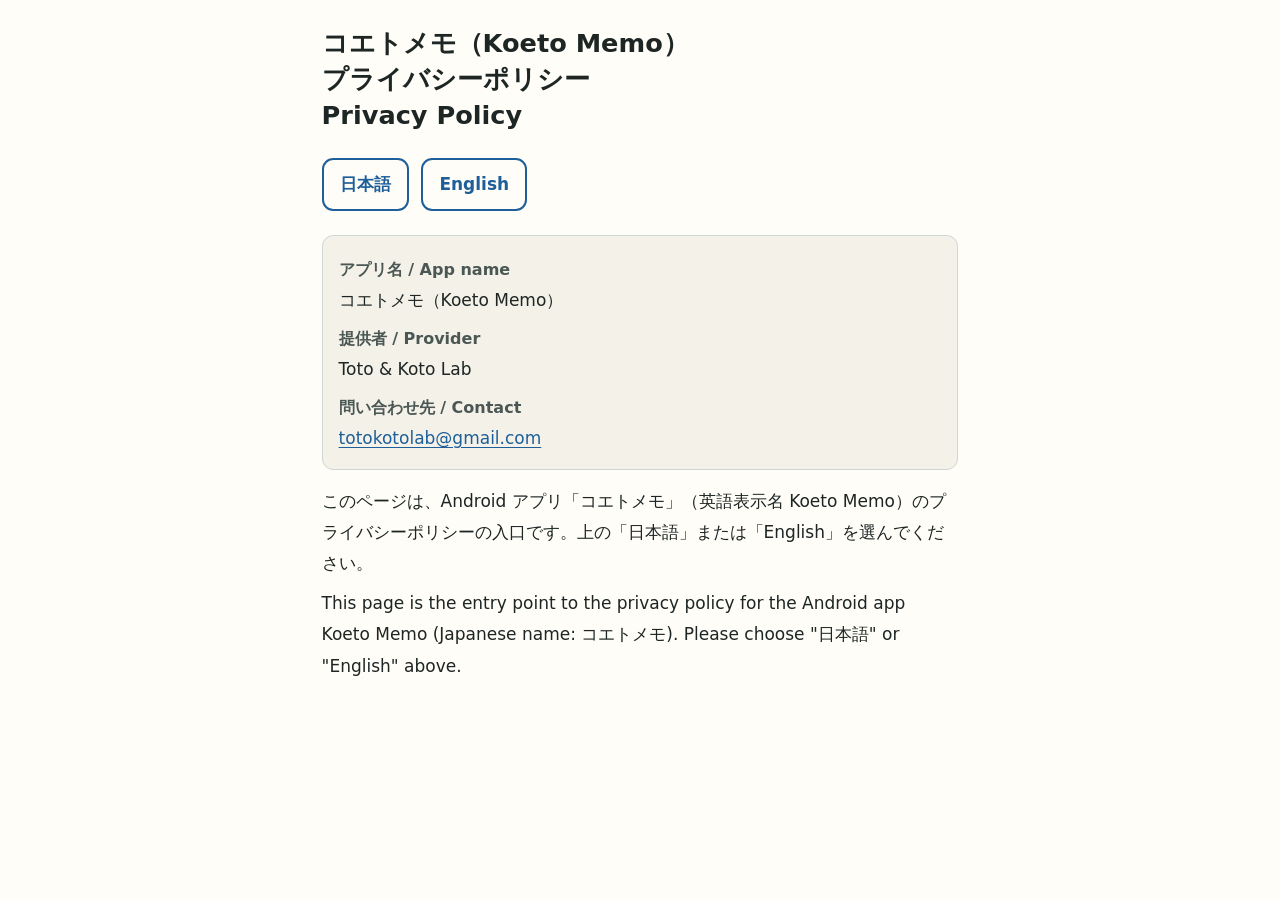
<file: index.html>
<!doctype html>
<html lang="ja">
<head>
<meta charset="utf-8">
<meta name="viewport" content="width=device-width, initial-scale=1">
<title>コエトメモ（Koeto Memo）プライバシーポリシー / Privacy Policy</title>
<meta name="description" content="Android アプリ「コエトメモ」（Koeto Memo）のプライバシーポリシー。Privacy policy for the Android app Koeto Memo (コエトメモ).">
<link rel="stylesheet" href="style.css">
</head>
<body>
<main>
<h1>コエトメモ（Koeto Memo）<br>プライバシーポリシー<br><span lang="en">Privacy Policy</span></h1>

<ul class="lang" aria-label="言語 / Language">
  <li><a href="ja/" lang="ja" hreflang="ja">日本語</a></li>
  <li><a href="en/" lang="en" hreflang="en">English</a></li>
</ul>

<dl class="meta">
  <dt>アプリ名 / App name</dt><dd>コエトメモ（Koeto Memo）</dd>
  <dt>提供者 / Provider</dt><dd>Toto &amp; Koto Lab</dd>
  <dt>問い合わせ先 / Contact</dt><dd><a href="mailto:totokotolab@gmail.com">totokotolab@gmail.com</a></dd>
</dl>

<p lang="ja">このページは、Android アプリ「コエトメモ」（英語表示名 Koeto Memo）のプライバシーポリシーの入口です。上の「日本語」または「English」を選んでください。</p>
<p lang="en">This page is the entry point to the privacy policy for the Android app Koeto Memo (Japanese name: コエトメモ). Please choose "日本語" or "English" above.</p>
</main>
</body>
</html>
</file>
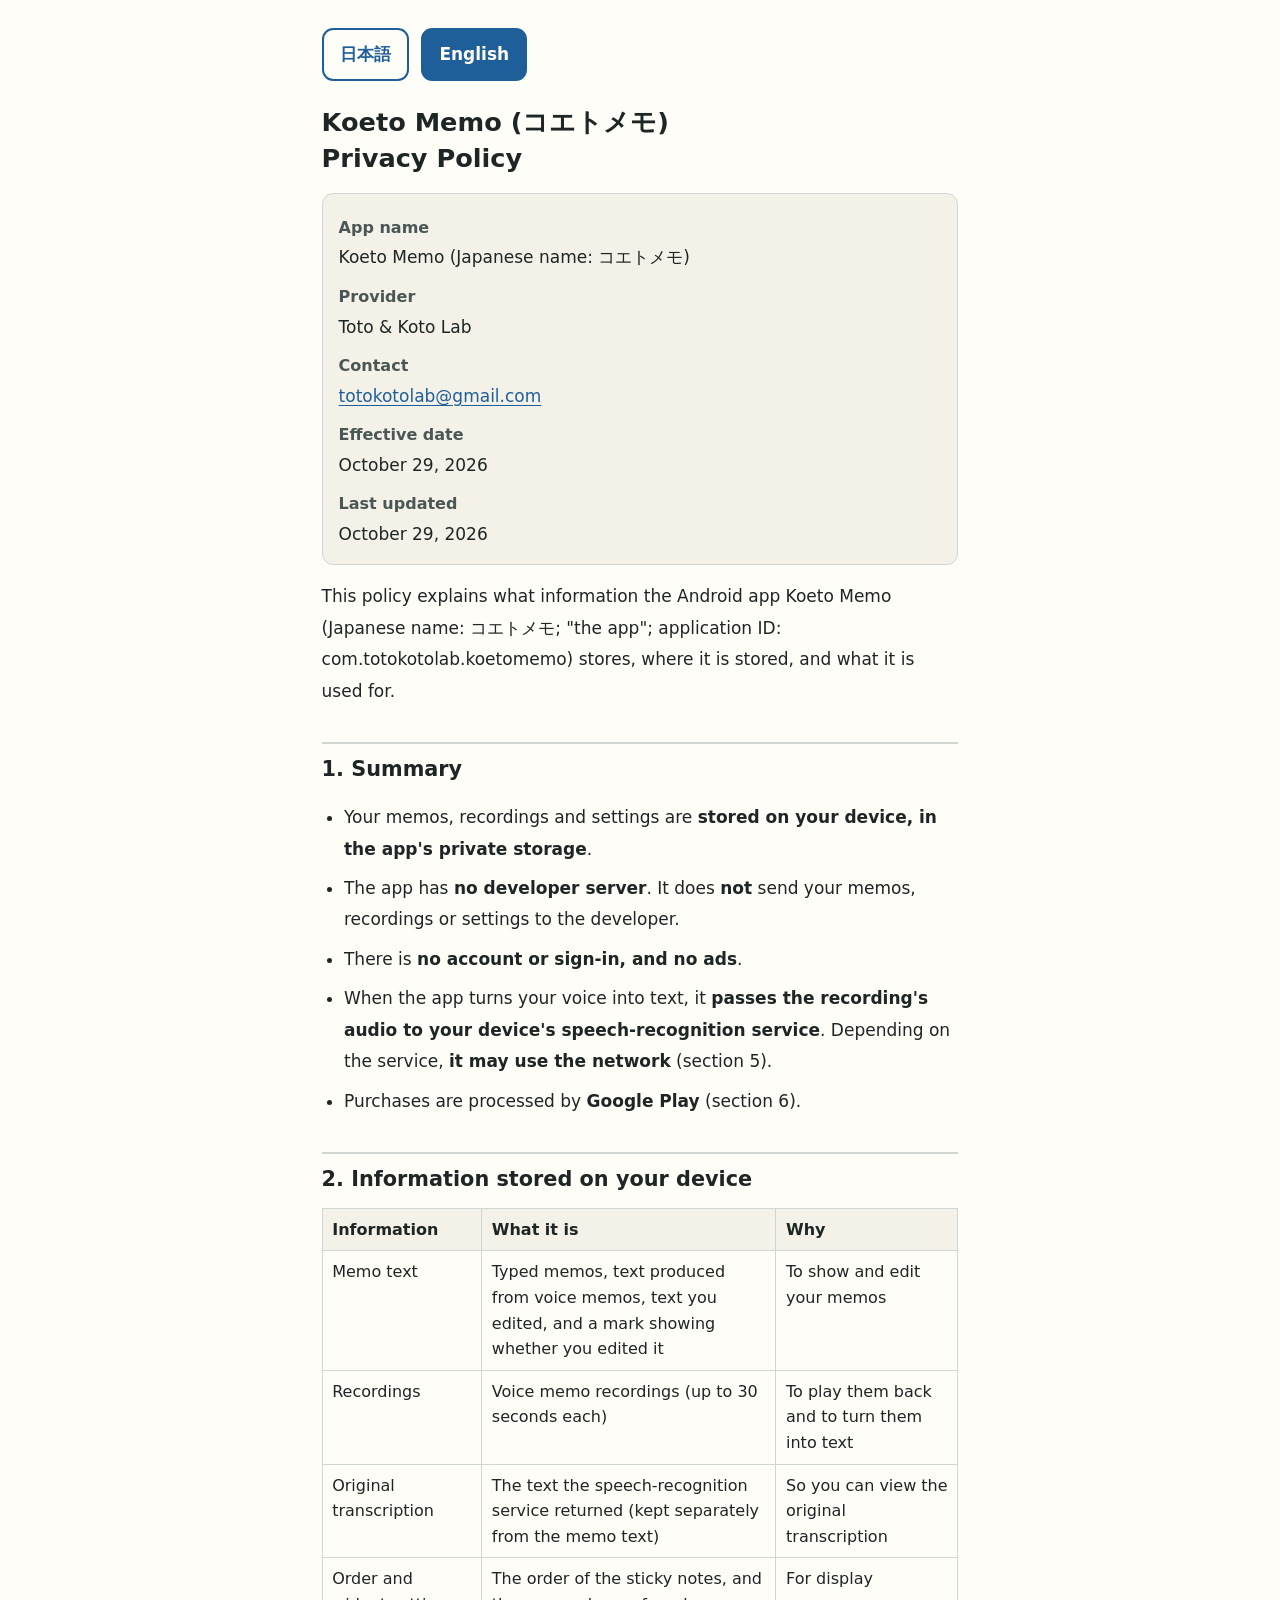
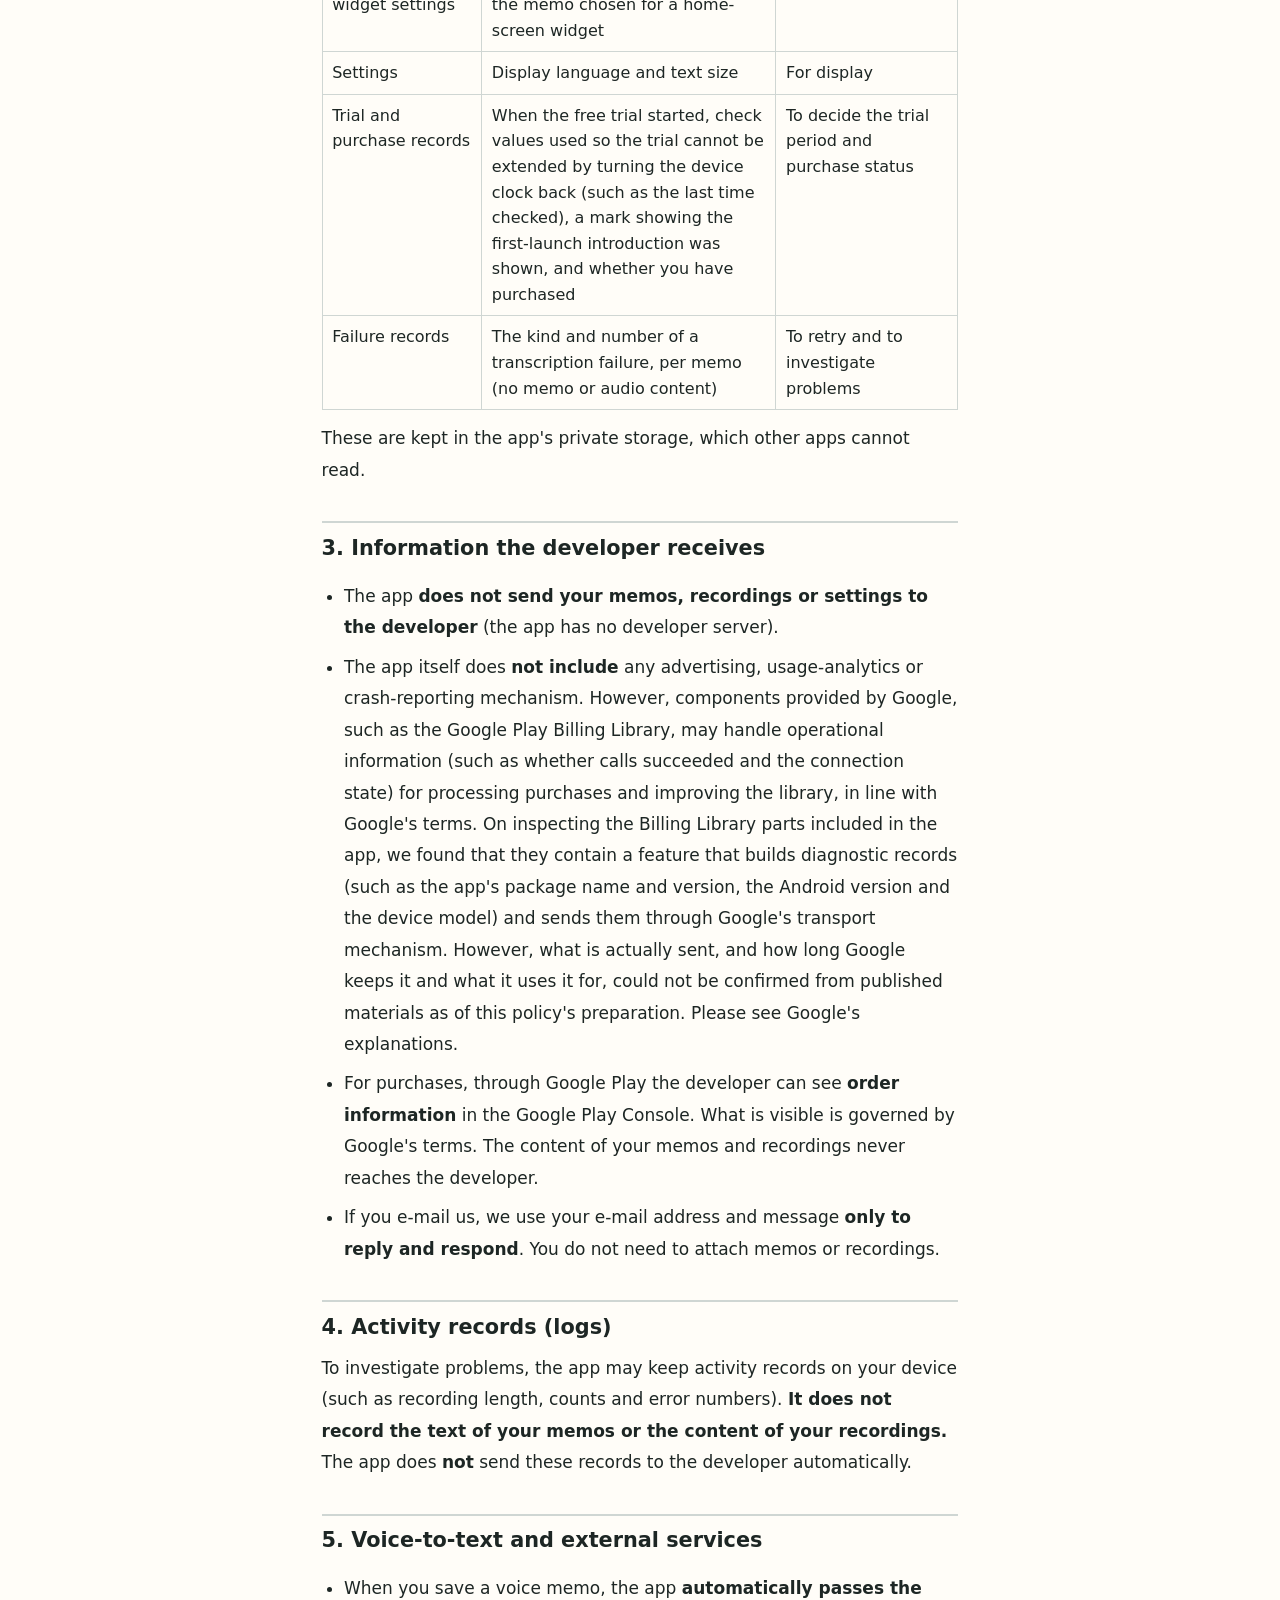
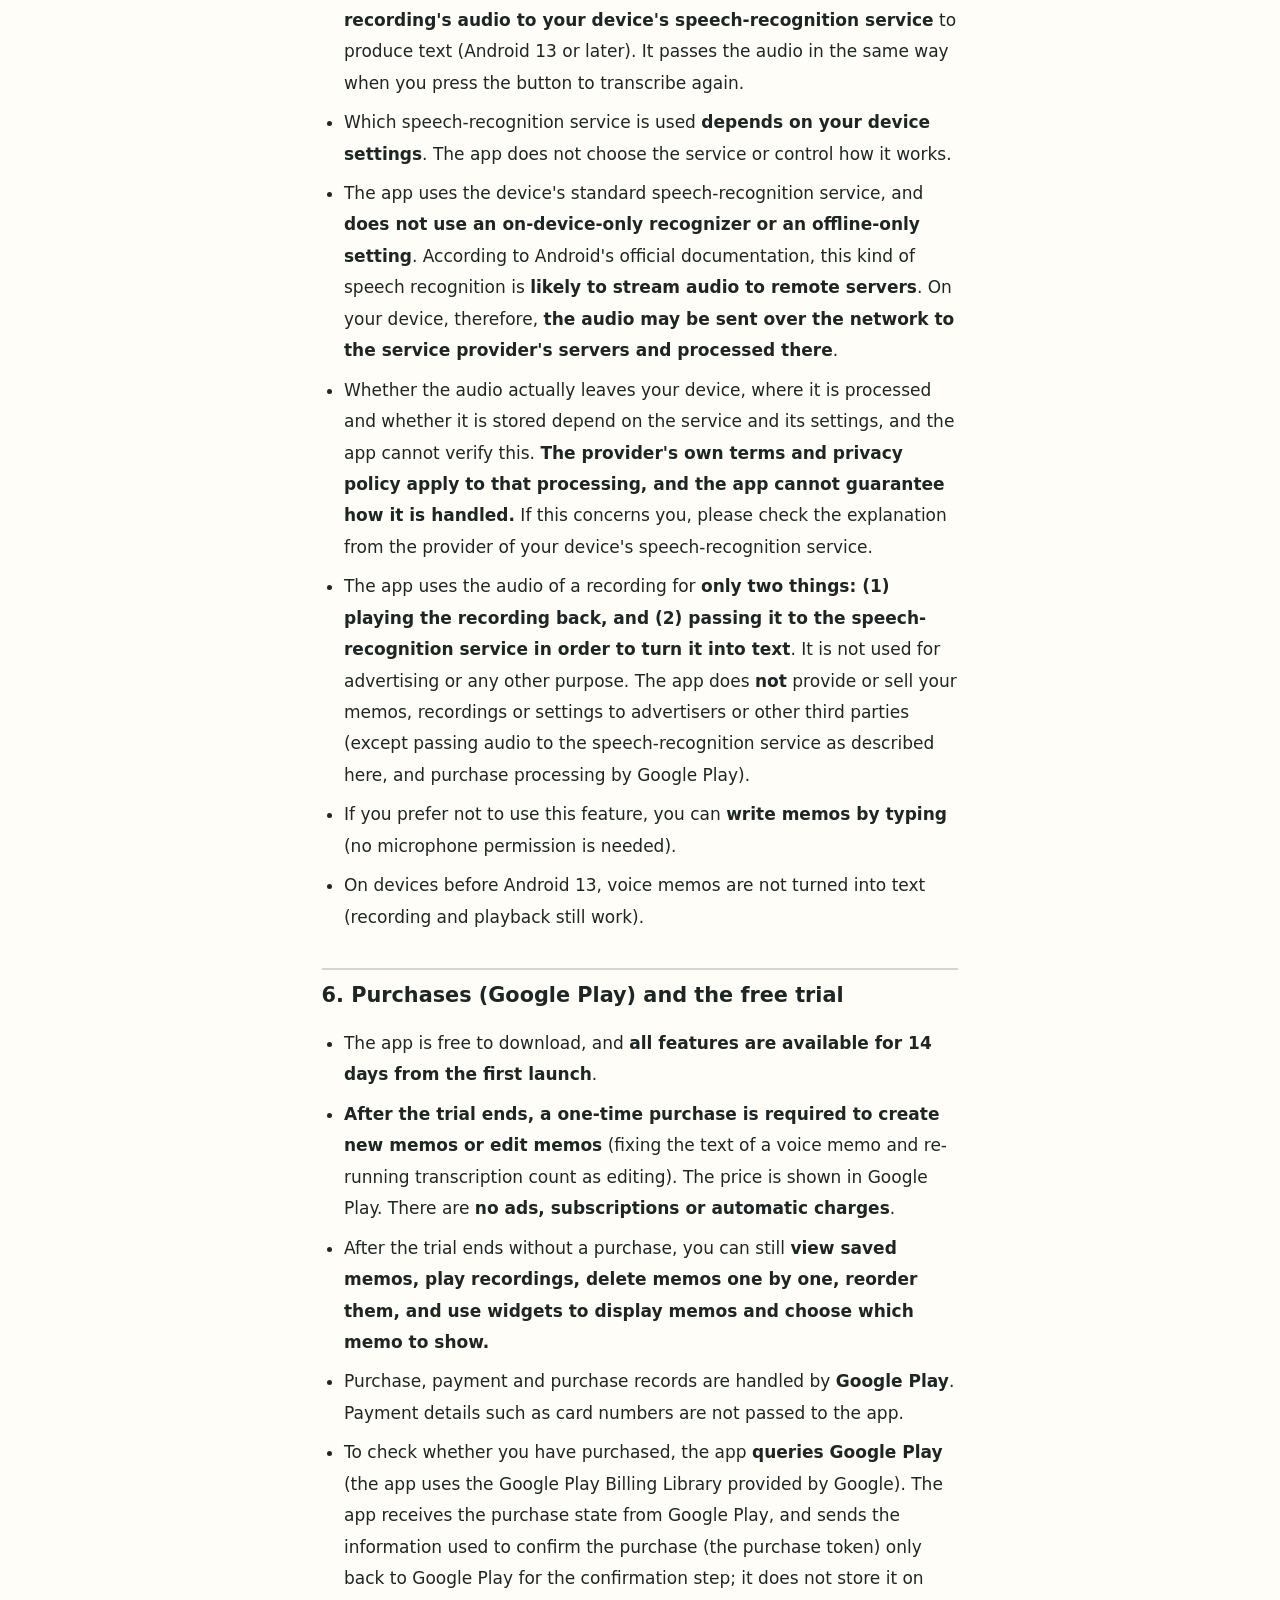
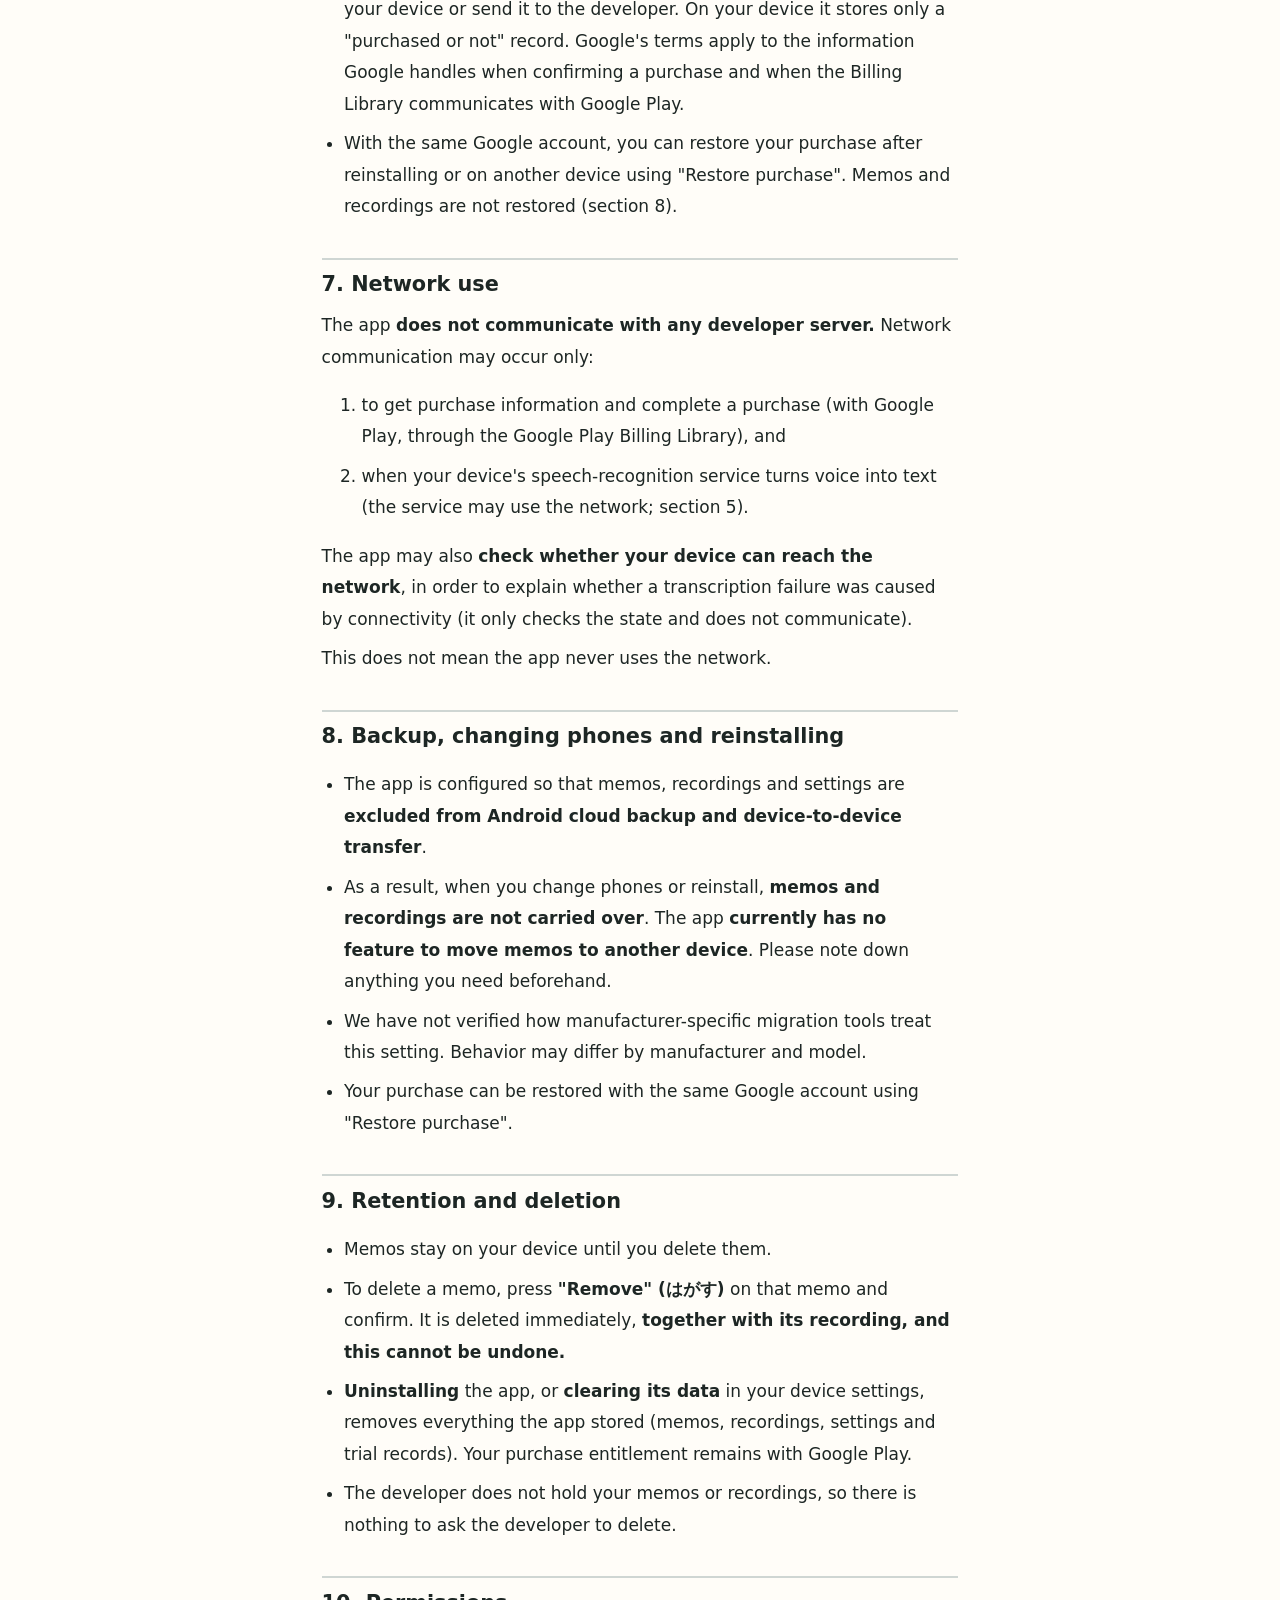
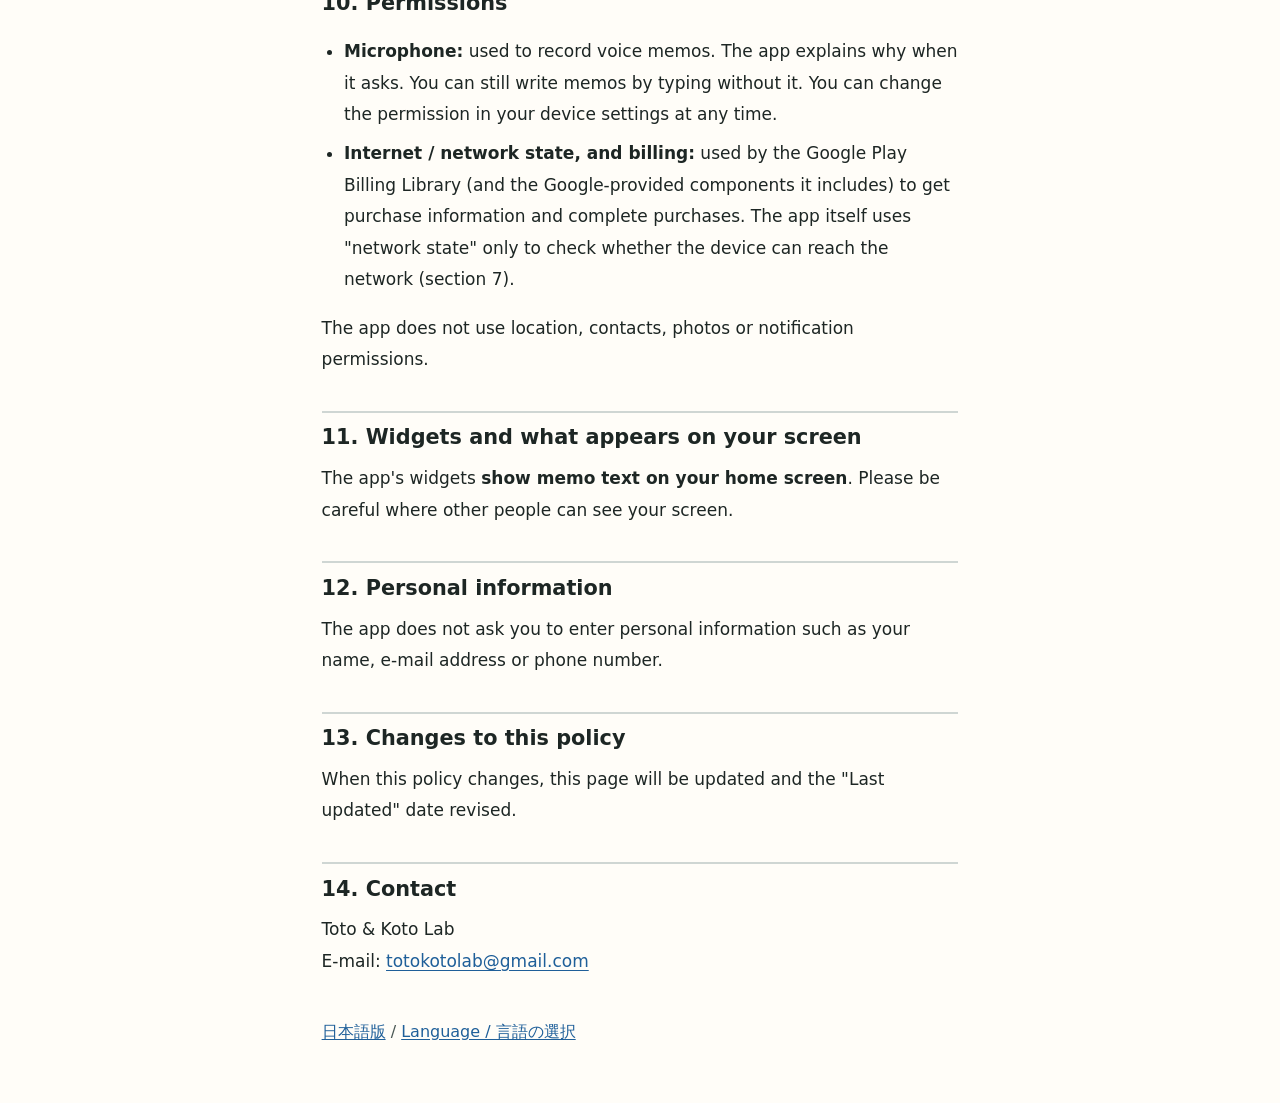
<file: en/index.html>
<!doctype html>
<html lang="en">
<head>
<meta charset="utf-8">
<meta name="viewport" content="width=device-width, initial-scale=1">
<title>Koeto Memo (コエトメモ) Privacy Policy</title>
<meta name="description" content="Privacy policy for the Android app Koeto Memo (Japanese name: コエトメモ).">
<link rel="stylesheet" href="../style.css">
</head>
<body>
<main>
<ul class="lang" aria-label="言語 / Language">
  <li><a href="../ja/" lang="ja" hreflang="ja">日本語</a></li>
  <li><a href="./" lang="en" aria-current="page">English</a></li>
</ul>

<h1>Koeto Memo (コエトメモ)<br>Privacy Policy</h1>

<dl class="meta">
  <dt>App name</dt><dd>Koeto Memo (Japanese name: コエトメモ)</dd>
  <dt>Provider</dt><dd>Toto &amp; Koto Lab</dd>
  <dt>Contact</dt><dd><a href="mailto:totokotolab@gmail.com">totokotolab@gmail.com</a></dd>
  <dt>Effective date</dt><dd><time datetime="2026-10-29" data-policy-effective>October 29, 2026</time></dd>
  <dt>Last updated</dt><dd><time datetime="2026-10-29" data-policy-updated>October 29, 2026</time></dd>
</dl>

<p>This policy explains what information the Android app Koeto Memo (Japanese name: コエトメモ; "the app"; application ID: com.totokotolab.koetomemo) stores, where it is stored, and what it is used for.</p>

<h2>1. Summary</h2>
<ul>
  <li>Your memos, recordings and settings are <strong>stored on your device, in the app's private storage</strong>.</li>
  <li>The app has <strong>no developer server</strong>. It does <strong>not</strong> send your memos, recordings or settings to the developer.</li>
  <li>There is <strong>no account or sign-in, and no ads</strong>.</li>
  <li>When the app turns your voice into text, it <strong>passes the recording's audio to your device's speech-recognition service</strong>. Depending on the service, <strong>it may use the network</strong> (section 5).</li>
  <li>Purchases are processed by <strong>Google Play</strong> (section 6).</li>
</ul>

<h2>2. Information stored on your device</h2>
<div class="table-wrap">
<table>
  <thead><tr><th>Information</th><th>What it is</th><th>Why</th></tr></thead>
  <tbody>
    <tr><td>Memo text</td><td data-label="What it is">Typed memos, text produced from voice memos, text you edited, and a mark showing whether you edited it</td><td data-label="Why">To show and edit your memos</td></tr>
    <tr><td>Recordings</td><td data-label="What it is">Voice memo recordings (up to 30 seconds each)</td><td data-label="Why">To play them back and to turn them into text</td></tr>
    <tr><td>Original transcription</td><td data-label="What it is">The text the speech-recognition service returned (kept separately from the memo text)</td><td data-label="Why">So you can view the original transcription</td></tr>
    <tr><td>Order and widget settings</td><td data-label="What it is">The order of the sticky notes, and the memo chosen for a home-screen widget</td><td data-label="Why">For display</td></tr>
    <tr><td>Settings</td><td data-label="What it is">Display language and text size</td><td data-label="Why">For display</td></tr>
    <tr><td>Trial and purchase records</td><td data-label="What it is">When the free trial started, check values used so the trial cannot be extended by turning the device clock back (such as the last time checked), a mark showing the first-launch introduction was shown, and whether you have purchased</td><td data-label="Why">To decide the trial period and purchase status</td></tr>
    <tr><td>Failure records</td><td data-label="What it is">The kind and number of a transcription failure, per memo (no memo or audio content)</td><td data-label="Why">To retry and to investigate problems</td></tr>
  </tbody>
</table>
</div>
<p>These are kept in the app's private storage, which other apps cannot read.</p>

<h2>3. Information the developer receives</h2>
<ul>
  <li>The app <strong>does not send your memos, recordings or settings to the developer</strong> (the app has no developer server).</li>
  <li>The app itself does <strong>not include</strong> any advertising, usage-analytics or crash-reporting mechanism. However, components provided by Google, such as the Google Play Billing Library, may handle operational information (such as whether calls succeeded and the connection state) for processing purchases and improving the library, in line with Google's terms. On inspecting the Billing Library parts included in the app, we found that they contain a feature that builds diagnostic records (such as the app's package name and version, the Android version and the device model) and sends them through Google's transport mechanism. However, what is actually sent, and how long Google keeps it and what it uses it for, could not be confirmed from published materials as of this policy's preparation. Please see Google's explanations.</li>
  <li>For purchases, through Google Play the developer can see <strong>order information</strong> in the Google Play Console. What is visible is governed by Google's terms. The content of your memos and recordings never reaches the developer.</li>
  <li>If you e-mail us, we use your e-mail address and message <strong>only to reply and respond</strong>. You do not need to attach memos or recordings.</li>
</ul>

<h2>4. Activity records (logs)</h2>
<p>To investigate problems, the app may keep activity records on your device (such as recording length, counts and error numbers). <strong>It does not record the text of your memos or the content of your recordings.</strong> The app does <strong>not</strong> send these records to the developer automatically.</p>

<h2>5. Voice-to-text and external services</h2>
<ul>
  <li>When you save a voice memo, the app <strong>automatically passes the recording's audio to your device's speech-recognition service</strong> to produce text (Android 13 or later). It passes the audio in the same way when you press the button to transcribe again.</li>
  <li>Which speech-recognition service is used <strong>depends on your device settings</strong>. The app does not choose the service or control how it works.</li>
  <li>The app uses the device's standard speech-recognition service, and <strong>does not use an on-device-only recognizer or an offline-only setting</strong>. According to Android's official documentation, this kind of speech recognition is <strong>likely to stream audio to remote servers</strong>. On your device, therefore, <strong>the audio may be sent over the network to the service provider's servers and processed there</strong>.</li>
  <li>Whether the audio actually leaves your device, where it is processed and whether it is stored depend on the service and its settings, and the app cannot verify this. <strong>The provider's own terms and privacy policy apply to that processing, and the app cannot guarantee how it is handled.</strong> If this concerns you, please check the explanation from the provider of your device's speech-recognition service.</li>
  <li>The app uses the audio of a recording for <strong>only two things: (1) playing the recording back, and (2) passing it to the speech-recognition service in order to turn it into text</strong>. It is not used for advertising or any other purpose. The app does <strong>not</strong> provide or sell your memos, recordings or settings to advertisers or other third parties (except passing audio to the speech-recognition service as described here, and purchase processing by Google Play).</li>
  <li>If you prefer not to use this feature, you can <strong>write memos by typing</strong> (no microphone permission is needed).</li>
  <li>On devices before Android 13, voice memos are not turned into text (recording and playback still work).</li>
</ul>

<h2>6. Purchases (Google Play) and the free trial</h2>
<ul>
  <li>The app is free to download, and <strong>all features are available for 14 days from the first launch</strong>.</li>
  <li><strong>After the trial ends, a one-time purchase is required to create new memos or edit memos</strong> (fixing the text of a voice memo and re-running transcription count as editing). The price is shown in Google Play. There are <strong>no ads, subscriptions or automatic charges</strong>.</li>
  <li>After the trial ends without a purchase, you can still <strong>view saved memos, play recordings, delete memos one by one, reorder them, and use widgets to display memos and choose which memo to show.</strong></li>
  <li>Purchase, payment and purchase records are handled by <strong>Google Play</strong>. Payment details such as card numbers are not passed to the app.</li>
  <li>To check whether you have purchased, the app <strong>queries Google Play</strong> (the app uses the Google Play Billing Library provided by Google). The app receives the purchase state from Google Play, and sends the information used to confirm the purchase (the purchase token) only back to Google Play for the confirmation step; it does not store it on your device or send it to the developer. On your device it stores only a "purchased or not" record. Google's terms apply to the information Google handles when confirming a purchase and when the Billing Library communicates with Google Play.</li>
  <li>With the same Google account, you can restore your purchase after reinstalling or on another device using "Restore purchase". Memos and recordings are not restored (section 8).</li>
</ul>

<h2>7. Network use</h2>
<p>The app <strong>does not communicate with any developer server.</strong> Network communication may occur only:</p>
<ol>
  <li>to get purchase information and complete a purchase (with Google Play, through the Google Play Billing Library), and</li>
  <li>when your device's speech-recognition service turns voice into text (the service may use the network; section 5).</li>
</ol>
<p>The app may also <strong>check whether your device can reach the network</strong>, in order to explain whether a transcription failure was caused by connectivity (it only checks the state and does not communicate).</p>
<p>This does not mean the app never uses the network.</p>

<h2>8. Backup, changing phones and reinstalling</h2>
<ul>
  <li>The app is configured so that memos, recordings and settings are <strong>excluded from Android cloud backup and device-to-device transfer</strong>.</li>
  <li>As a result, when you change phones or reinstall, <strong>memos and recordings are not carried over</strong>. The app <strong>currently has no feature to move memos to another device</strong>. Please note down anything you need beforehand.</li>
  <li>We have not verified how manufacturer-specific migration tools treat this setting. Behavior may differ by manufacturer and model.</li>
  <li>Your purchase can be restored with the same Google account using "Restore purchase".</li>
</ul>

<h2>9. Retention and deletion</h2>
<ul>
  <li>Memos stay on your device until you delete them.</li>
  <li>To delete a memo, press <strong>"Remove" (はがす)</strong> on that memo and confirm. It is deleted immediately, <strong>together with its recording, and this cannot be undone.</strong></li>
  <li><strong>Uninstalling</strong> the app, or <strong>clearing its data</strong> in your device settings, removes everything the app stored (memos, recordings, settings and trial records). Your purchase entitlement remains with Google Play.</li>
  <li>The developer does not hold your memos or recordings, so there is nothing to ask the developer to delete.</li>
</ul>

<h2>10. Permissions</h2>
<ul>
  <li><strong>Microphone:</strong> used to record voice memos. The app explains why when it asks. You can still write memos by typing without it. You can change the permission in your device settings at any time.</li>
  <li><strong>Internet / network state, and billing:</strong> used by the Google Play Billing Library (and the Google-provided components it includes) to get purchase information and complete purchases. The app itself uses "network state" only to check whether the device can reach the network (section 7).</li>
</ul>
<p>The app does not use location, contacts, photos or notification permissions.</p>

<h2>11. Widgets and what appears on your screen</h2>
<p>The app's widgets <strong>show memo text on your home screen</strong>. Please be careful where other people can see your screen.</p>

<h2>12. Personal information</h2>
<p>The app does not ask you to enter personal information such as your name, e-mail address or phone number.</p>

<h2>13. Changes to this policy</h2>
<p>When this policy changes, this page will be updated and the "Last updated" date revised.</p>

<h2>14. Contact</h2>
<p>Toto &amp; Koto Lab<br>E-mail: <a href="mailto:totokotolab@gmail.com">totokotolab@gmail.com</a></p>

<footer>
  <p><a href="../ja/" lang="ja" hreflang="ja">日本語版</a> / <a href="../">Language / 言語の選択</a></p>
</footer>
</main>
</body>
</html>
</file>
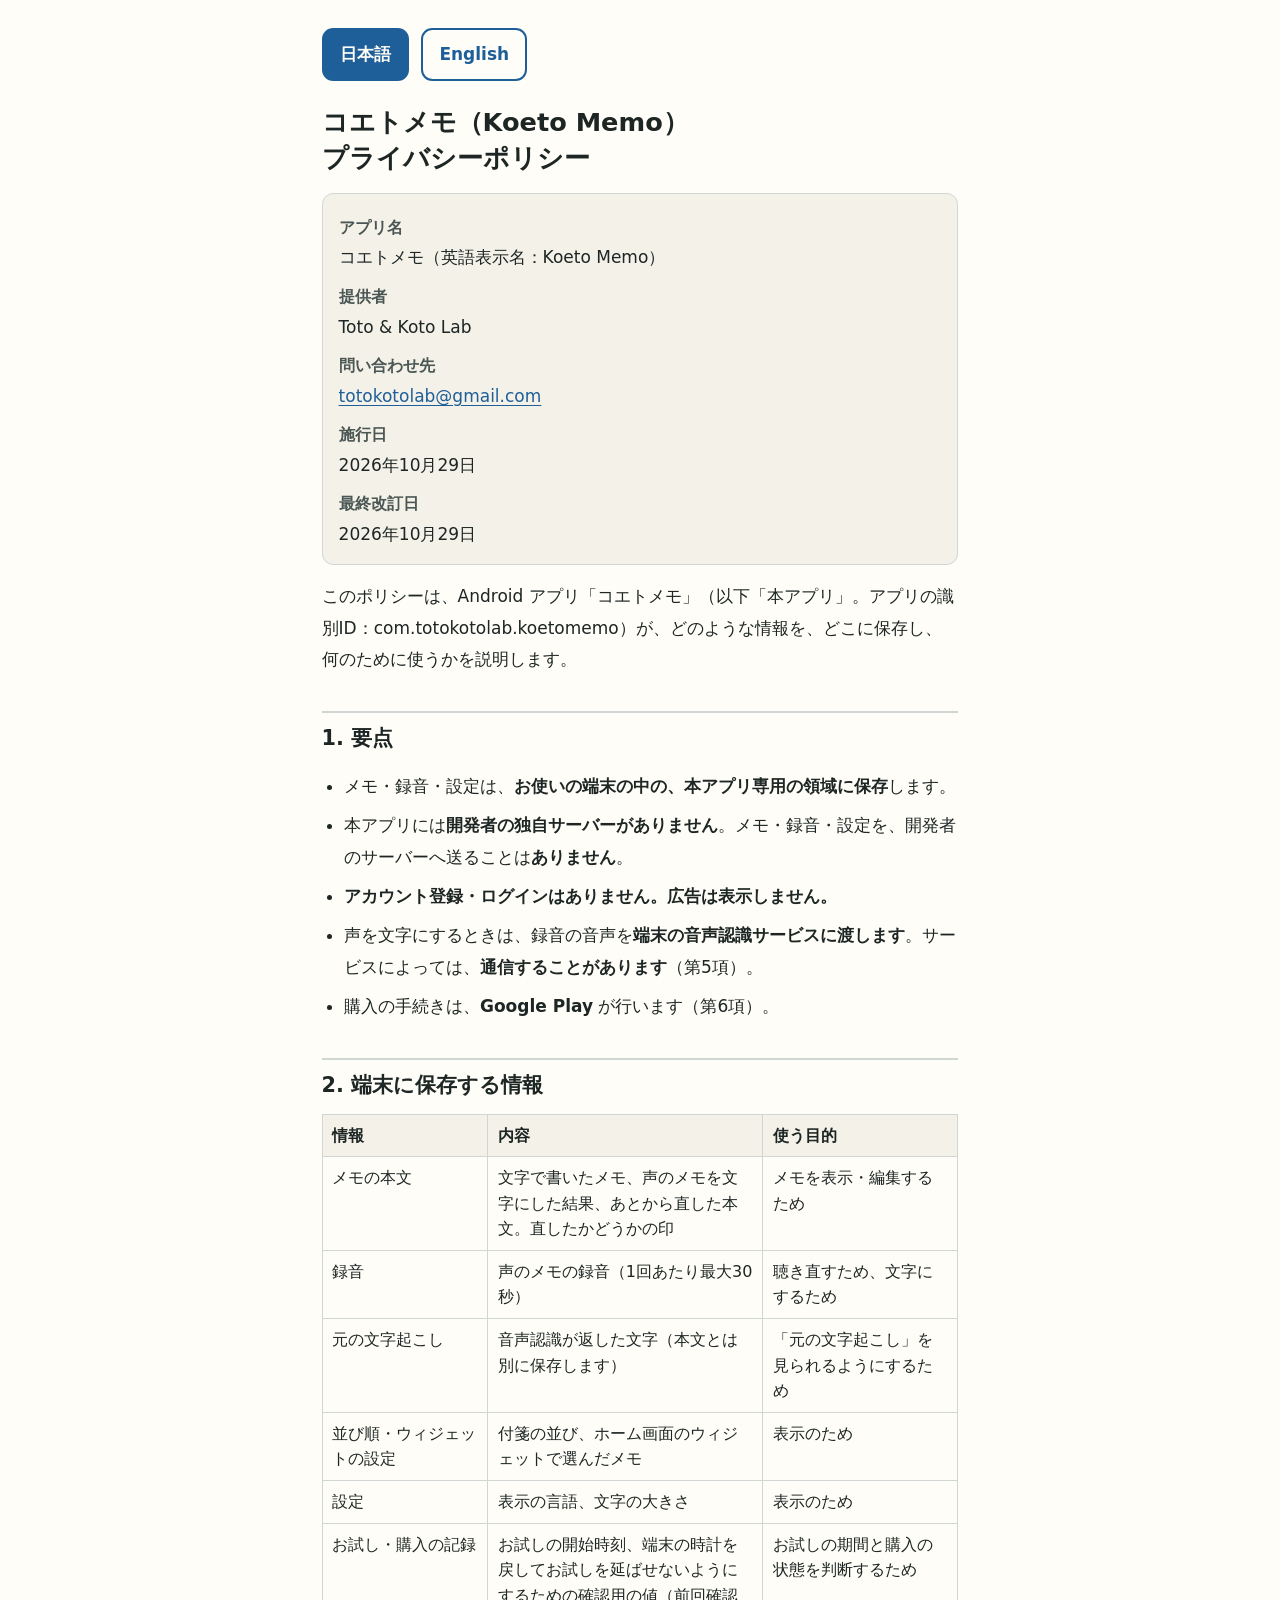
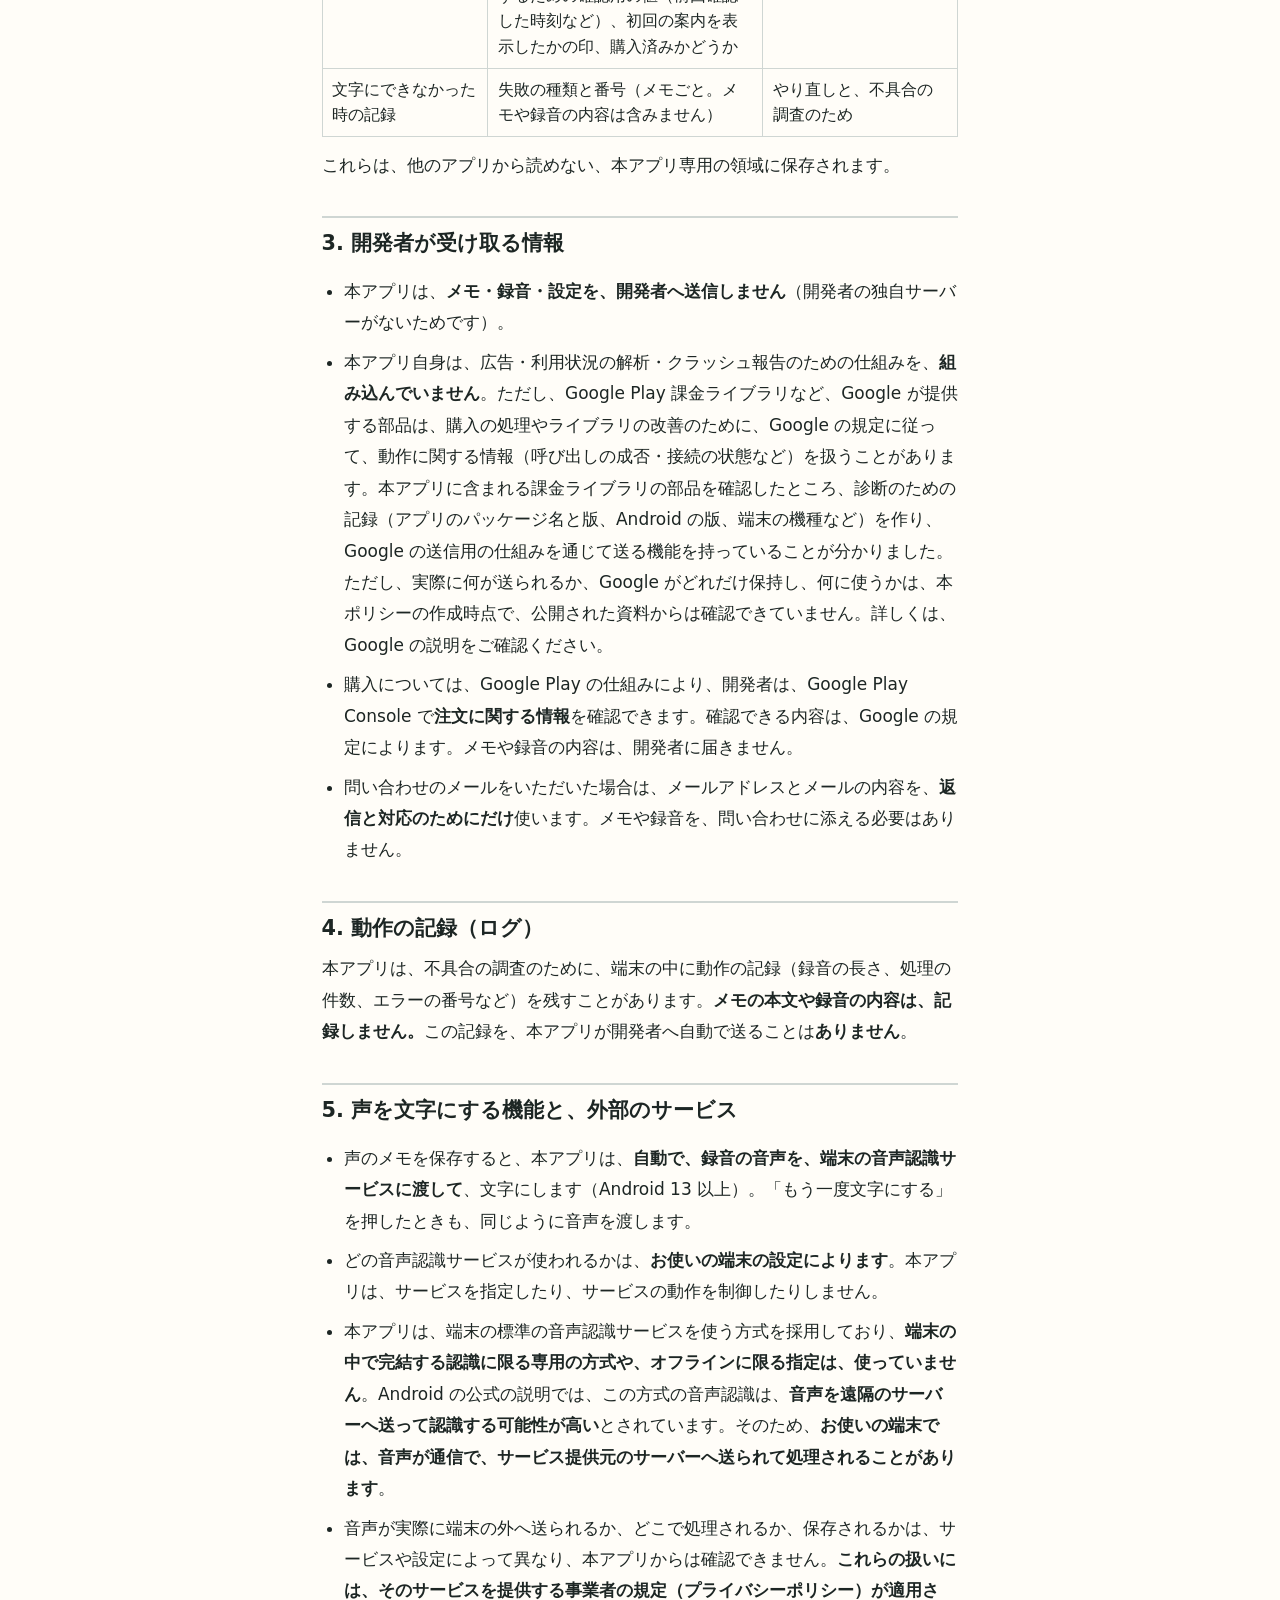
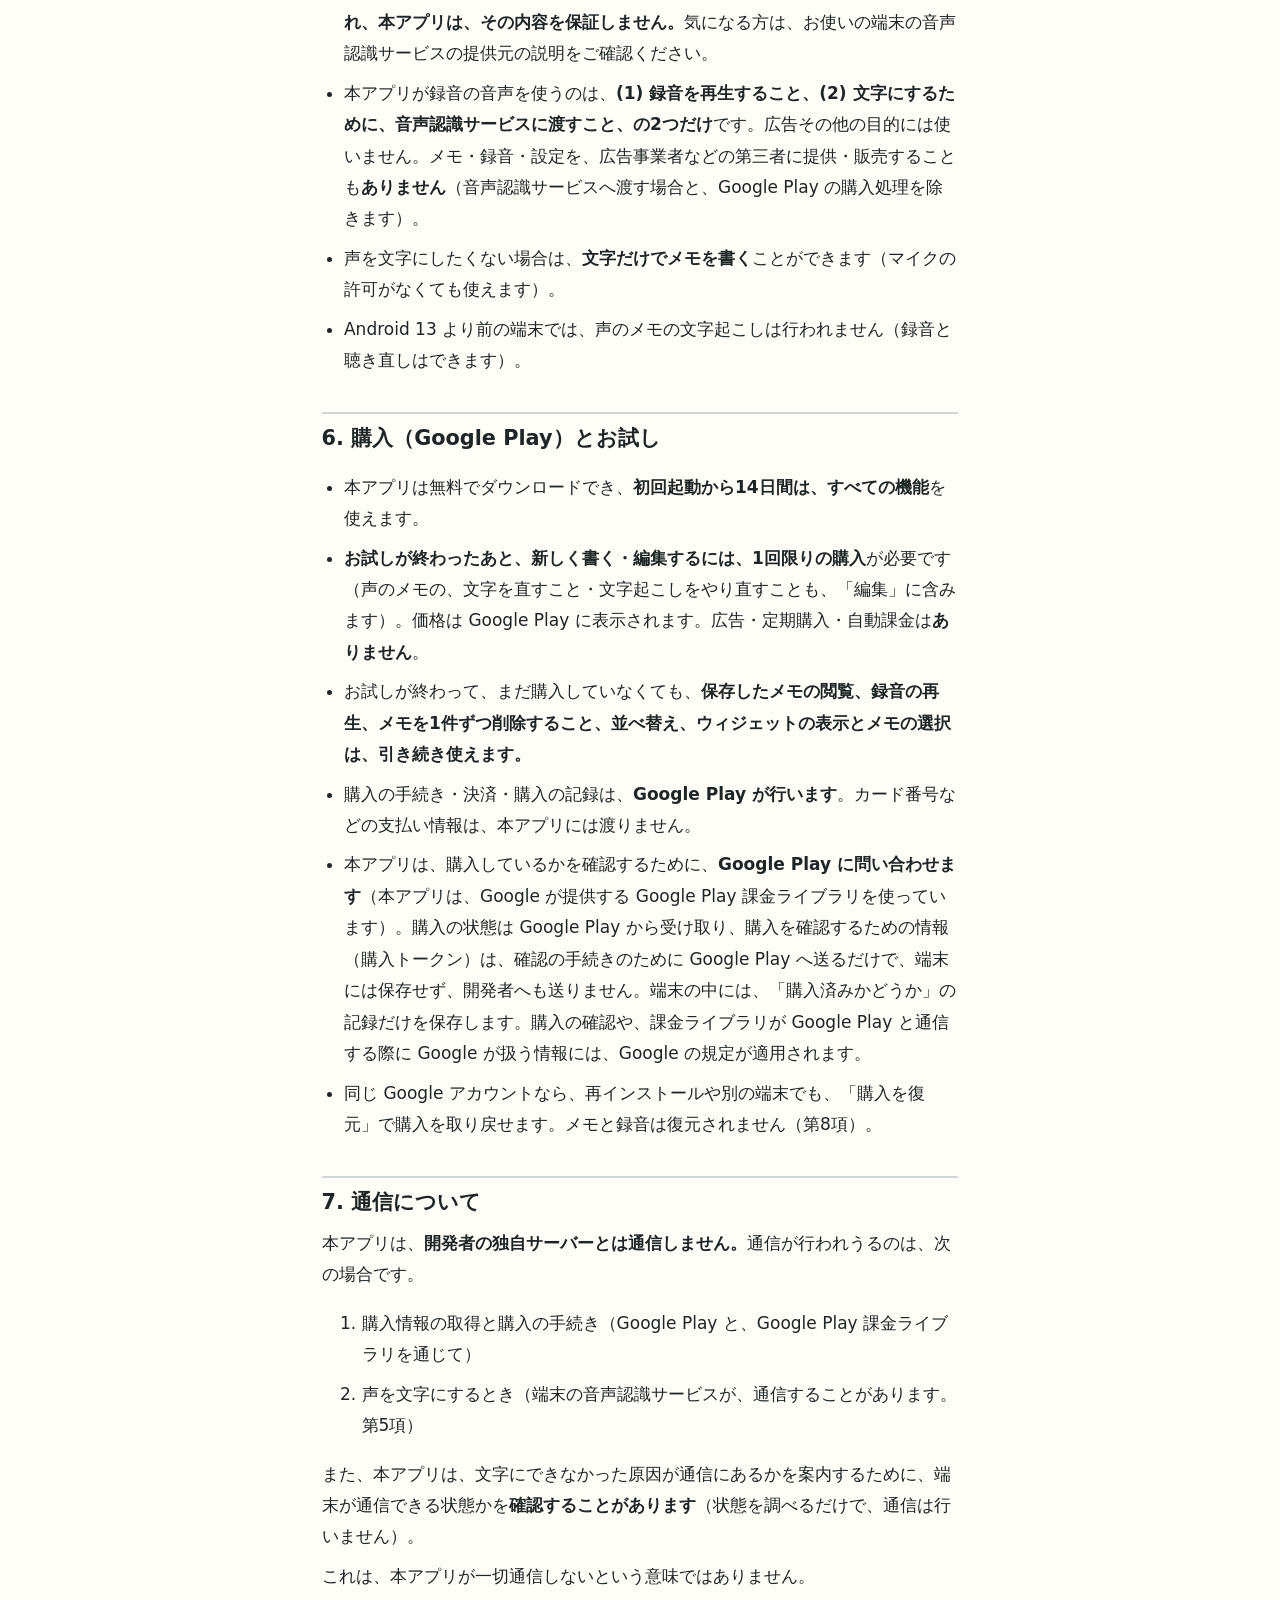
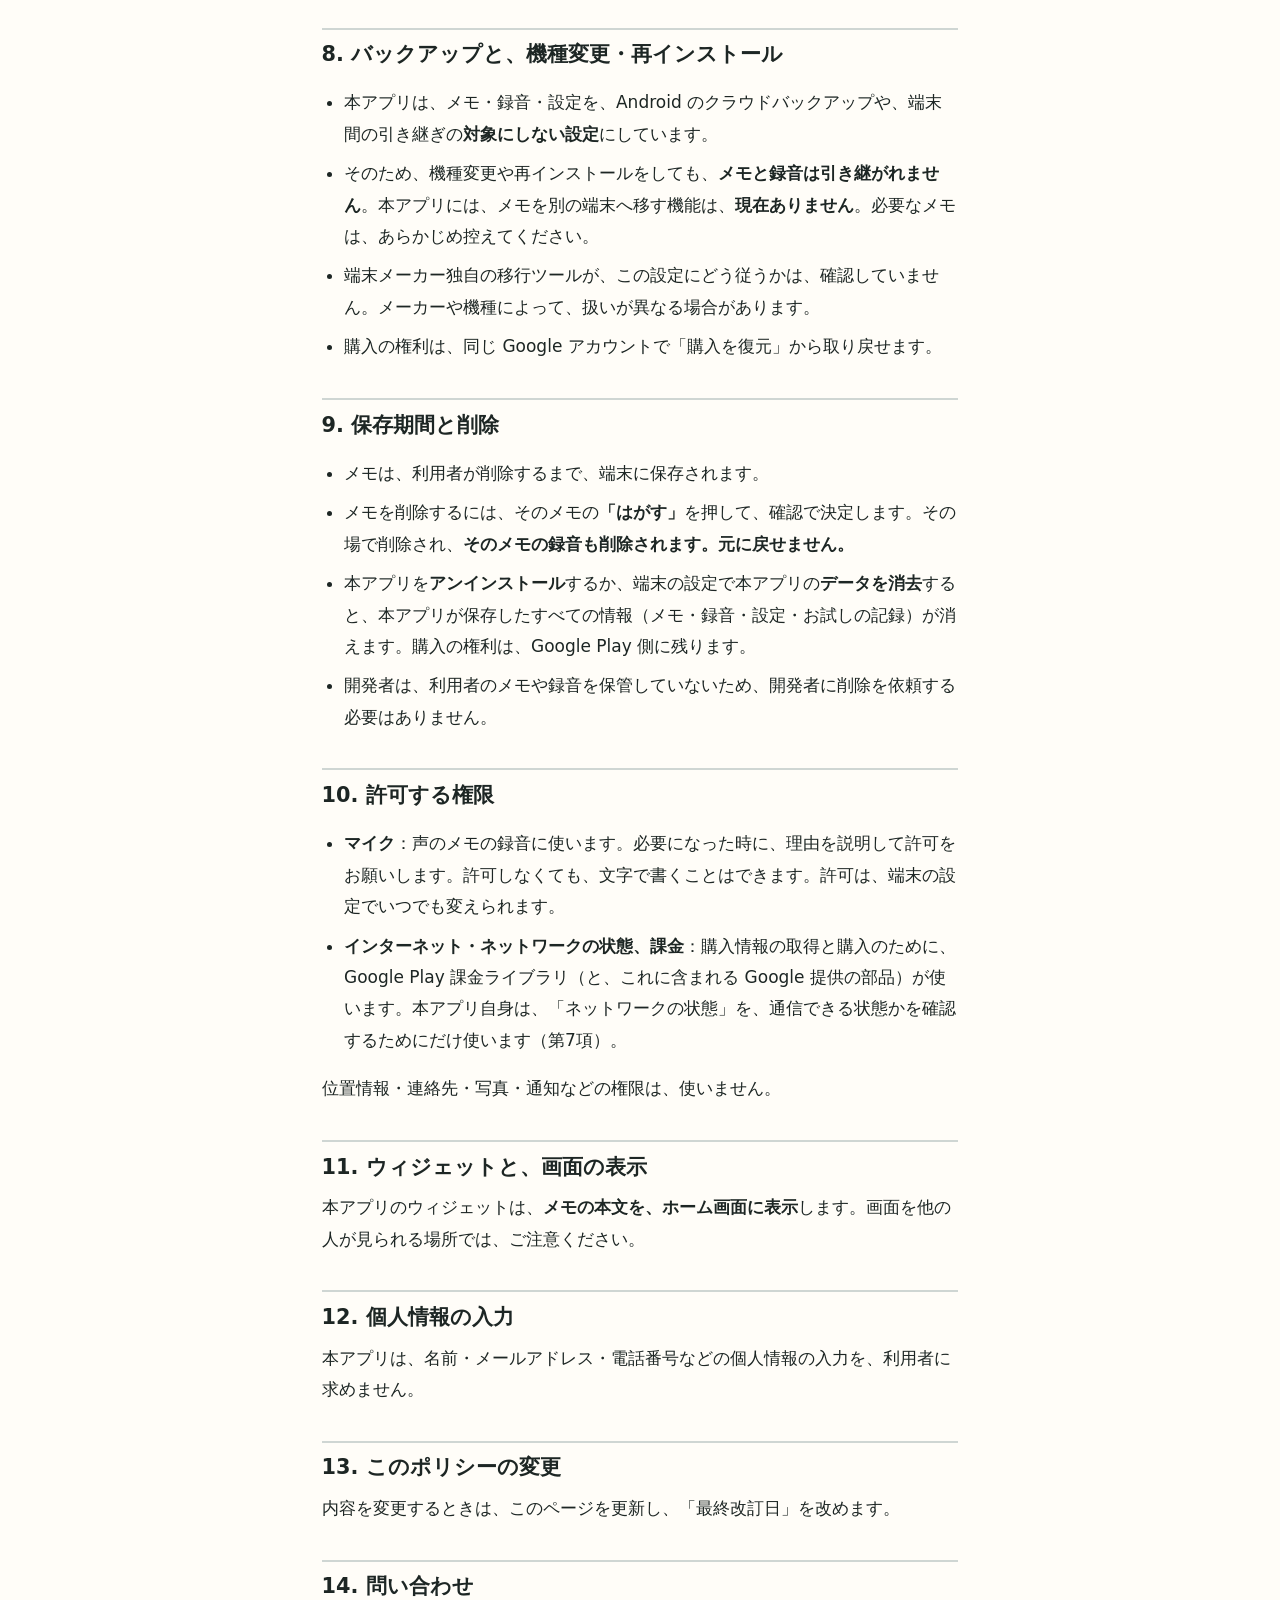
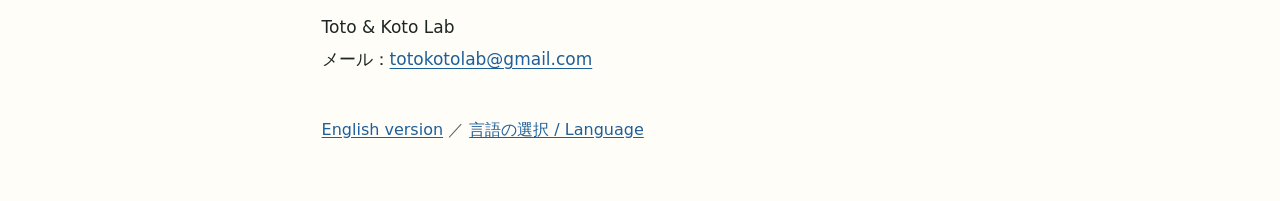
<file: ja/index.html>
<!doctype html>
<html lang="ja">
<head>
<meta charset="utf-8">
<meta name="viewport" content="width=device-width, initial-scale=1">
<title>コエトメモ（Koeto Memo）プライバシーポリシー</title>
<meta name="description" content="Android アプリ「コエトメモ」（英語表示名 Koeto Memo）のプライバシーポリシーです。">
<link rel="stylesheet" href="../style.css">
</head>
<body>
<main>
<ul class="lang" aria-label="言語 / Language">
  <li><a href="./" lang="ja" aria-current="page">日本語</a></li>
  <li><a href="../en/" lang="en" hreflang="en">English</a></li>
</ul>

<h1>コエトメモ（Koeto Memo）<br>プライバシーポリシー</h1>

<dl class="meta">
  <dt>アプリ名</dt><dd>コエトメモ（英語表示名：Koeto Memo）</dd>
  <dt>提供者</dt><dd>Toto &amp; Koto Lab</dd>
  <dt>問い合わせ先</dt><dd><a href="mailto:totokotolab@gmail.com">totokotolab@gmail.com</a></dd>
  <dt>施行日</dt><dd><time datetime="2026-10-29" data-policy-effective>2026年10月29日</time></dd>
  <dt>最終改訂日</dt><dd><time datetime="2026-10-29" data-policy-updated>2026年10月29日</time></dd>
</dl>

<p>このポリシーは、Android アプリ「コエトメモ」（以下「本アプリ」。アプリの識別ID：com.totokotolab.koetomemo）が、どのような情報を、どこに保存し、何のために使うかを説明します。</p>

<h2>1. 要点</h2>
<ul>
  <li>メモ・録音・設定は、<strong>お使いの端末の中の、本アプリ専用の領域に保存</strong>します。</li>
  <li>本アプリには<strong>開発者の独自サーバーがありません</strong>。メモ・録音・設定を、開発者のサーバーへ送ることは<strong>ありません</strong>。</li>
  <li><strong>アカウント登録・ログインはありません。広告は表示しません。</strong></li>
  <li>声を文字にするときは、録音の音声を<strong>端末の音声認識サービスに渡します</strong>。サービスによっては、<strong>通信することがあります</strong>（第5項）。</li>
  <li>購入の手続きは、<strong>Google Play</strong> が行います（第6項）。</li>
</ul>

<h2>2. 端末に保存する情報</h2>
<div class="table-wrap">
<table>
  <thead><tr><th>情報</th><th>内容</th><th>使う目的</th></tr></thead>
  <tbody>
    <tr><td>メモの本文</td><td data-label="内容">文字で書いたメモ、声のメモを文字にした結果、あとから直した本文。直したかどうかの印</td><td data-label="使う目的">メモを表示・編集するため</td></tr>
    <tr><td>録音</td><td data-label="内容">声のメモの録音（1回あたり最大30秒）</td><td data-label="使う目的">聴き直すため、文字にするため</td></tr>
    <tr><td>元の文字起こし</td><td data-label="内容">音声認識が返した文字（本文とは別に保存します）</td><td data-label="使う目的">「元の文字起こし」を見られるようにするため</td></tr>
    <tr><td>並び順・ウィジェットの設定</td><td data-label="内容">付箋の並び、ホーム画面のウィジェットで選んだメモ</td><td data-label="使う目的">表示のため</td></tr>
    <tr><td>設定</td><td data-label="内容">表示の言語、文字の大きさ</td><td data-label="使う目的">表示のため</td></tr>
    <tr><td>お試し・購入の記録</td><td data-label="内容">お試しの開始時刻、端末の時計を戻してお試しを延ばせないようにするための確認用の値（前回確認した時刻など）、初回の案内を表示したかの印、購入済みかどうか</td><td data-label="使う目的">お試しの期間と購入の状態を判断するため</td></tr>
    <tr><td>文字にできなかった時の記録</td><td data-label="内容">失敗の種類と番号（メモごと。メモや録音の内容は含みません）</td><td data-label="使う目的">やり直しと、不具合の調査のため</td></tr>
  </tbody>
</table>
</div>
<p>これらは、他のアプリから読めない、本アプリ専用の領域に保存されます。</p>

<h2>3. 開発者が受け取る情報</h2>
<ul>
  <li>本アプリは、<strong>メモ・録音・設定を、開発者へ送信しません</strong>（開発者の独自サーバーがないためです）。</li>
  <li>本アプリ自身は、広告・利用状況の解析・クラッシュ報告のための仕組みを、<strong>組み込んでいません</strong>。ただし、Google Play 課金ライブラリなど、Google が提供する部品は、購入の処理やライブラリの改善のために、Google の規定に従って、動作に関する情報（呼び出しの成否・接続の状態など）を扱うことがあります。本アプリに含まれる課金ライブラリの部品を確認したところ、診断のための記録（アプリのパッケージ名と版、Android の版、端末の機種など）を作り、Google の送信用の仕組みを通じて送る機能を持っていることが分かりました。ただし、実際に何が送られるか、Google がどれだけ保持し、何に使うかは、本ポリシーの作成時点で、公開された資料からは確認できていません。詳しくは、Google の説明をご確認ください。</li>
  <li>購入については、Google Play の仕組みにより、開発者は、Google Play Console で<strong>注文に関する情報</strong>を確認できます。確認できる内容は、Google の規定によります。メモや録音の内容は、開発者に届きません。</li>
  <li>問い合わせのメールをいただいた場合は、メールアドレスとメールの内容を、<strong>返信と対応のためにだけ</strong>使います。メモや録音を、問い合わせに添える必要はありません。</li>
</ul>

<h2>4. 動作の記録（ログ）</h2>
<p>本アプリは、不具合の調査のために、端末の中に動作の記録（録音の長さ、処理の件数、エラーの番号など）を残すことがあります。<strong>メモの本文や録音の内容は、記録しません。</strong>この記録を、本アプリが開発者へ自動で送ることは<strong>ありません</strong>。</p>

<h2>5. 声を文字にする機能と、外部のサービス</h2>
<ul>
  <li>声のメモを保存すると、本アプリは、<strong>自動で、録音の音声を、端末の音声認識サービスに渡して</strong>、文字にします（Android 13 以上）。「もう一度文字にする」を押したときも、同じように音声を渡します。</li>
  <li>どの音声認識サービスが使われるかは、<strong>お使いの端末の設定によります</strong>。本アプリは、サービスを指定したり、サービスの動作を制御したりしません。</li>
  <li>本アプリは、端末の標準の音声認識サービスを使う方式を採用しており、<strong>端末の中で完結する認識に限る専用の方式や、オフラインに限る指定は、使っていません</strong>。Android の公式の説明では、この方式の音声認識は、<strong>音声を遠隔のサーバーへ送って認識する可能性が高い</strong>とされています。そのため、<strong>お使いの端末では、音声が通信で、サービス提供元のサーバーへ送られて処理されることがあります</strong>。</li>
  <li>音声が実際に端末の外へ送られるか、どこで処理されるか、保存されるかは、サービスや設定によって異なり、本アプリからは確認できません。<strong>これらの扱いには、そのサービスを提供する事業者の規定（プライバシーポリシー）が適用され、本アプリは、その内容を保証しません。</strong>気になる方は、お使いの端末の音声認識サービスの提供元の説明をご確認ください。</li>
  <li>本アプリが録音の音声を使うのは、<strong>(1) 録音を再生すること、(2) 文字にするために、音声認識サービスに渡すこと、の2つだけ</strong>です。広告その他の目的には使いません。メモ・録音・設定を、広告事業者などの第三者に提供・販売することも<strong>ありません</strong>（音声認識サービスへ渡す場合と、Google Play の購入処理を除きます）。</li>
  <li>声を文字にしたくない場合は、<strong>文字だけでメモを書く</strong>ことができます（マイクの許可がなくても使えます）。</li>
  <li>Android 13 より前の端末では、声のメモの文字起こしは行われません（録音と聴き直しはできます）。</li>
</ul>

<h2>6. 購入（Google Play）とお試し</h2>
<ul>
  <li>本アプリは無料でダウンロードでき、<strong>初回起動から14日間は、すべての機能</strong>を使えます。</li>
  <li><strong>お試しが終わったあと、新しく書く・編集するには、1回限りの購入</strong>が必要です（声のメモの、文字を直すこと・文字起こしをやり直すことも、「編集」に含みます）。価格は Google Play に表示されます。広告・定期購入・自動課金は<strong>ありません</strong>。</li>
  <li>お試しが終わって、まだ購入していなくても、<strong>保存したメモの閲覧、録音の再生、メモを1件ずつ削除すること、並べ替え、ウィジェットの表示とメモの選択は、引き続き使えます。</strong></li>
  <li>購入の手続き・決済・購入の記録は、<strong>Google Play が行います</strong>。カード番号などの支払い情報は、本アプリには渡りません。</li>
  <li>本アプリは、購入しているかを確認するために、<strong>Google Play に問い合わせます</strong>（本アプリは、Google が提供する Google Play 課金ライブラリを使っています）。購入の状態は Google Play から受け取り、購入を確認するための情報（購入トークン）は、確認の手続きのために Google Play へ送るだけで、端末には保存せず、開発者へも送りません。端末の中には、「購入済みかどうか」の記録だけを保存します。購入の確認や、課金ライブラリが Google Play と通信する際に Google が扱う情報には、Google の規定が適用されます。</li>
  <li>同じ Google アカウントなら、再インストールや別の端末でも、「購入を復元」で購入を取り戻せます。メモと録音は復元されません（第8項）。</li>
</ul>

<h2>7. 通信について</h2>
<p>本アプリは、<strong>開発者の独自サーバーとは通信しません。</strong>通信が行われうるのは、次の場合です。</p>
<ol>
  <li>購入情報の取得と購入の手続き（Google Play と、Google Play 課金ライブラリを通じて）</li>
  <li>声を文字にするとき（端末の音声認識サービスが、通信することがあります。第5項）</li>
</ol>
<p>また、本アプリは、文字にできなかった原因が通信にあるかを案内するために、端末が通信できる状態かを<strong>確認することがあります</strong>（状態を調べるだけで、通信は行いません）。</p>
<p>これは、本アプリが一切通信しないという意味ではありません。</p>

<h2>8. バックアップと、機種変更・再インストール</h2>
<ul>
  <li>本アプリは、メモ・録音・設定を、Android のクラウドバックアップや、端末間の引き継ぎの<strong>対象にしない設定</strong>にしています。</li>
  <li>そのため、機種変更や再インストールをしても、<strong>メモと録音は引き継がれません</strong>。本アプリには、メモを別の端末へ移す機能は、<strong>現在ありません</strong>。必要なメモは、あらかじめ控えてください。</li>
  <li>端末メーカー独自の移行ツールが、この設定にどう従うかは、確認していません。メーカーや機種によって、扱いが異なる場合があります。</li>
  <li>購入の権利は、同じ Google アカウントで「購入を復元」から取り戻せます。</li>
</ul>

<h2>9. 保存期間と削除</h2>
<ul>
  <li>メモは、利用者が削除するまで、端末に保存されます。</li>
  <li>メモを削除するには、そのメモの<strong>「はがす」</strong>を押して、確認で決定します。その場で削除され、<strong>そのメモの録音も削除されます。元に戻せません。</strong></li>
  <li>本アプリを<strong>アンインストール</strong>するか、端末の設定で本アプリの<strong>データを消去</strong>すると、本アプリが保存したすべての情報（メモ・録音・設定・お試しの記録）が消えます。購入の権利は、Google Play 側に残ります。</li>
  <li>開発者は、利用者のメモや録音を保管していないため、開発者に削除を依頼する必要はありません。</li>
</ul>

<h2>10. 許可する権限</h2>
<ul>
  <li><strong>マイク</strong>：声のメモの録音に使います。必要になった時に、理由を説明して許可をお願いします。許可しなくても、文字で書くことはできます。許可は、端末の設定でいつでも変えられます。</li>
  <li><strong>インターネット・ネットワークの状態、課金</strong>：購入情報の取得と購入のために、Google Play 課金ライブラリ（と、これに含まれる Google 提供の部品）が使います。本アプリ自身は、「ネットワークの状態」を、通信できる状態かを確認するためにだけ使います（第7項）。</li>
</ul>
<p>位置情報・連絡先・写真・通知などの権限は、使いません。</p>

<h2>11. ウィジェットと、画面の表示</h2>
<p>本アプリのウィジェットは、<strong>メモの本文を、ホーム画面に表示</strong>します。画面を他の人が見られる場所では、ご注意ください。</p>

<h2>12. 個人情報の入力</h2>
<p>本アプリは、名前・メールアドレス・電話番号などの個人情報の入力を、利用者に求めません。</p>

<h2>13. このポリシーの変更</h2>
<p>内容を変更するときは、このページを更新し、「最終改訂日」を改めます。</p>

<h2>14. 問い合わせ</h2>
<p>Toto &amp; Koto Lab<br>メール：<a href="mailto:totokotolab@gmail.com">totokotolab@gmail.com</a></p>

<footer>
  <p><a href="../en/" lang="en" hreflang="en">English version</a> ／ <a href="../">言語の選択 / Language</a></p>
</footer>
</main>
</body>
</html>
</file>
<file: style.css>
/* コエトメモ／Koeto Memo プライバシーポリシー用。外部フォント・外部スクリプトは使わない。端末の標準フォントで表示する。 */
:root { color-scheme: light dark; --fg:#1d2624; --bg:#fffdf8; --sub:#4a5754; --line:#cfd6d3; --accent:#1f5f99; --card:#f4f1e8; }
@media (prefers-color-scheme: dark) { :root { --fg:#ecf0ee; --bg:#161a19; --sub:#b4bfbb; --line:#3a4542; --accent:#8fc3f2; --card:#20272a; } }
* { box-sizing: border-box; }
html { -webkit-text-size-adjust: 100%; text-size-adjust: 100%; }
body { margin:0; background:var(--bg); color:var(--fg);
  font-family: system-ui, -apple-system, "Segoe UI", "Hiragino Sans", "Yu Gothic UI", "Noto Sans CJK JP", "Noto Sans JP", Meiryo, Roboto, sans-serif;
  font-size:1.125rem; line-height:1.85; }
main { max-width:42rem; margin:0 auto; padding:1.25rem 1.1rem 3rem; }
h1 { font-size:1.6rem; line-height:1.4; margin:.4rem 0 1rem; }
h2 { font-size:1.3rem; line-height:1.5; margin:2.2rem 0 .6rem; padding-top:.6rem; border-top:2px solid var(--line); }
p, li { margin:.5rem 0; overflow-wrap:anywhere; }
ul { padding-left:1.4rem; }
a { color:var(--accent); text-underline-offset:.15em; }
a:focus-visible { outline:3px solid var(--accent); outline-offset:3px; border-radius:3px; }
.lang { display:flex; gap:.8rem; flex-wrap:wrap; margin:0 0 1rem; padding:0; list-style:none; }
.lang a { display:inline-block; min-height:2.75rem; padding:.55rem 1rem; border:2px solid var(--accent); border-radius:.7rem; text-decoration:none; font-weight:700; }
.lang a[aria-current="page"] { background:var(--accent); color:var(--bg); }
.meta { background:var(--card); border:1px solid var(--line); border-radius:.7rem; padding:.7rem 1rem; margin:1rem 0; }
.meta dt { font-weight:700; color:var(--sub); font-size:1rem; margin-top:.5rem; }
.meta dd { margin:0 0 .2rem; overflow-wrap:anywhere; }
.table-wrap { overflow-x:auto; margin:.8rem 0; }
table { border-collapse:collapse; width:100%; min-width:28rem; font-size:1rem; line-height:1.6; }
th, td { border:1px solid var(--line); padding:.5rem .6rem; text-align:left; vertical-align:top; }
th { background:var(--card); }
.note { border-left:5px solid var(--accent); padding:.2rem .9rem; background:var(--card); border-radius:0 .5rem .5rem 0; }
footer { margin-top:2.5rem; color:var(--sub); font-size:1rem; }
@media (min-width: 40rem) { body { font-size:1.0625rem; } }

/* 狭い画面では、表を、行ごとのカード表示にする（横にスクロールしなくても読める） */
@media (max-width: 40rem) {
  .table-wrap { overflow: visible; }
  table, tbody, tr, td { display: block; width: 100%; min-width: 0; }
  thead { position: absolute; left: -9999px; top: auto; width: 1px; height: 1px; overflow: hidden; }
  tr { border: 1px solid var(--line); border-radius: .7rem; background: var(--card); margin: .8rem 0; padding: .5rem .8rem; }
  td { border: 0; padding: .25rem 0; }
  td:first-child { font-weight: 700; font-size: 1.1rem; }
  td[data-label]::before { content: attr(data-label) "："; font-weight: 700; color: var(--sub); }
  html[lang="en"] td[data-label]::before { content: attr(data-label) ": "; }
}
/* 広い画面では、表の最初の列・最後の列が、狭くなりすぎて、語の途中で折り返されないようにする */
@media (min-width: 40.01rem) {
  td:first-child, th:first-child { min-width: 9.5rem; }
  td:last-child, th:last-child { min-width: 10rem; }
}
</file>
